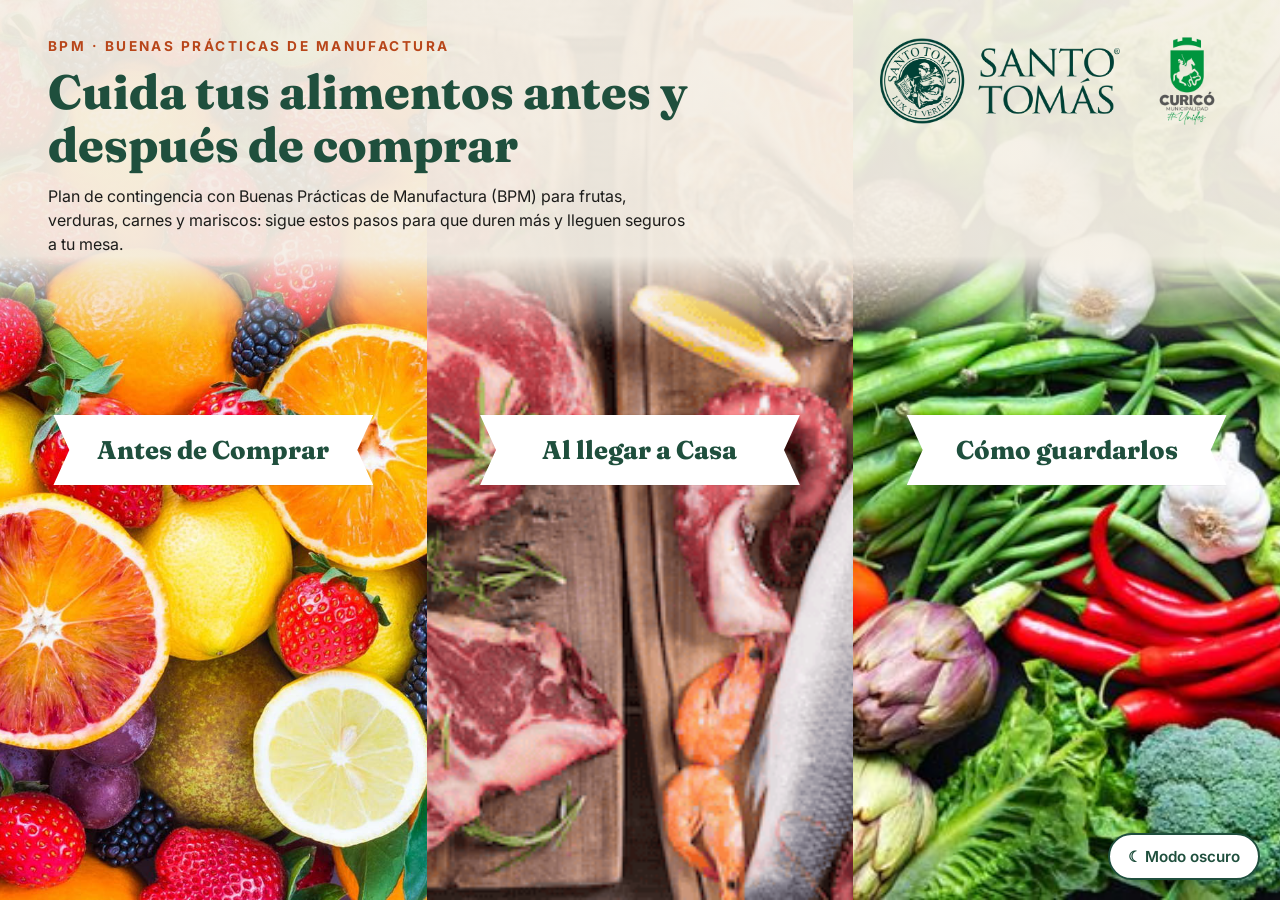
<file: index.html>
<!DOCTYPE html>
<html lang="es">
<head>
<meta charset="utf-8">
<meta name="viewport" content="width=device-width, initial-scale=1">
<link rel="preconnect" href="https://fonts.googleapis.com">
<link rel="preconnect" href="https://fonts.gstatic.com" crossorigin>
<link href="https://fonts.googleapis.com/css2?family=Fraunces:opsz,wght@9..144,700;9..144,800&family=Inter:wght@400;600;700&display=swap" rel="stylesheet">
<style>
:root{
  --fondo:#f5f0e6; --tarjeta:#ffffff; --texto:#1c1c1a; --verde:#1f4f3d;
  --acento:#b8461a; --acento-texto:#ffffff; --bloque:#1f4f3d; --bloque-texto:#ffffff;
  --bloque-acento:#e9b27a; --borde:#1f4f3d; --linea:rgba(255,255,255,.2);
  --velo:rgba(245,240,230,.86); --velo-cab:rgba(245,240,230,.94); --sombra:rgba(20,40,30,.18);
}
:root[data-tema="oscuro"]{
  --fondo:#121815; --tarjeta:#1c2621; --texto:#ece8df; --verde:#8fd1b0;
  --acento:#e0703f; --acento-texto:#121815; --bloque:#0b2a1e; --bloque-texto:#f1ede4;
  --bloque-acento:#e9b27a; --borde:#8fd1b0; --linea:rgba(255,255,255,.18);
  --velo:rgba(14,20,17,.84); --velo-cab:rgba(10,16,13,.92); --sombra:rgba(0,0,0,.45);
}
*{box-sizing:border-box;margin:0}
html{color-scheme:light}
:root[data-tema="oscuro"]{color-scheme:dark}
body{background:var(--fondo);color:var(--texto);font-family:"Inter",system-ui,sans-serif;line-height:1.5;transition:background .25s,color .25s}
h1,h2,h3{font-family:"Fraunces",Georgia,serif;color:var(--verde);line-height:1.1}
.pagina{max-width:1100px;margin:0 auto;padding:clamp(20px,4vw,48px) clamp(16px,4vw,48px) 110px}

/* Encabezado */
.encabezado{display:flex;justify-content:space-between;align-items:flex-start;gap:24px;margin-bottom:36px}
.etiqueta{color:var(--acento);font-weight:700;font-size:.85rem;letter-spacing:.18em;text-transform:uppercase;margin-bottom:10px}
.encabezado h1{font-size:clamp(2rem,5vw,3.6rem);font-weight:800;max-width:14em}
.intro{margin-top:16px;max-width:42em;font-size:1.1rem}
.logo{height:var(--alto-logo,4.5rem);width:auto;max-width:100%;flex-shrink:0}

/* Portada */
.portadas{display:grid;grid-template-columns:repeat(3,1fr);gap:24px}
.portada{display:flex;flex-direction:column;gap:14px}
.portada .foto{display:block;aspect-ratio:4/5;border-radius:20px;overflow:hidden;background:var(--tarjeta);border:2px solid var(--borde)}
.portada img{width:100%;height:100%;object-fit:cover;display:block}
.boton{display:block;text-align:center;text-decoration:none;font-weight:700;font-size:1.1rem;padding:14px 18px;border-radius:14px;background:var(--acento);color:var(--acento-texto);transition:filter .2s}
.boton:hover{filter:brightness(1.1)}
a:focus-visible,button:focus-visible{outline:3px solid var(--bloque-acento);outline-offset:3px}

/* Subpáginas */
.volver{display:inline-block;margin-bottom:24px;color:var(--verde);font-weight:600;text-decoration:none}
.volver:hover{text-decoration:underline}
.tarjeta{background:var(--tarjeta);border-radius:22px;padding:clamp(22px,4vw,40px);max-width:640px}
.tarjeta h2{font-size:clamp(1.8rem,4vw,2.4rem);margin-bottom:24px}
.pasos{list-style:none;padding:0;display:grid;gap:20px}
.pasos li{display:flex;gap:16px;align-items:center;font-size:1.15rem}
.num{flex:0 0 auto;width:38px;height:38px;border-radius:50%;background:var(--acento);color:var(--acento-texto);display:grid;place-items:center;font-weight:700}

.desinfeccion{background:var(--bloque);color:var(--bloque-texto);border-radius:22px;padding:clamp(22px,4vw,40px);margin-top:28px}
.desinfeccion .etiqueta{color:var(--bloque-acento)}
.desinfeccion h2{color:var(--bloque-texto);font-size:clamp(1.8rem,4.5vw,2.8rem);margin-bottom:24px}
.fases{list-style:none;padding:0;display:grid;grid-template-columns:repeat(4,1fr);gap:20px}
.fases .n{display:block;font-family:"Fraunces",Georgia,serif;font-size:2rem;color:var(--bloque-acento);margin-bottom:6px}
.aviso{margin-top:24px;padding-top:18px;border-top:1px solid var(--linea)}

.guardado{display:grid;grid-template-columns:repeat(3,1fr);gap:20px}
.caja{border:2px solid var(--borde);border-radius:20px;padding:24px}
.caja h3{font-size:1.6rem;margin-bottom:10px}

/* Modo oscuro */
.modo{position:fixed;right:20px;bottom:20px;z-index:10;border:2px solid var(--borde);background:var(--tarjeta);color:var(--verde);font:600 .95rem "Inter",sans-serif;padding:12px 18px;border-radius:999px;cursor:pointer}
.modo:hover{filter:brightness(1.08)}

@media (max-width:820px){
  .portadas,.guardado{grid-template-columns:1fr}
  .fases{grid-template-columns:repeat(2,1fr)}
  .portada .foto{aspect-ratio:16/10}
}
@media (prefers-reduced-motion:reduce){*{transition:none!important}}

/* ===== Portada a pantalla completa ===== */
body.inicio{background:var(--fondo)}
.hero{position:relative;min-height:100vh;display:grid;grid-template-columns:repeat(3,1fr)}
.panel{position:relative;display:grid;place-items:center;text-decoration:none;background-color:var(--bloque);background-size:cover;background-position:center;min-height:100vh}
.panel::after{content:"";position:absolute;inset:0;background:rgba(0,0,0,0);transition:background .25s}
.panel:hover::after{background:rgba(0,0,0,.12)}
.panel:focus-visible{outline:4px solid var(--bloque-acento);outline-offset:-8px}
.cinta{position:relative;z-index:1;width:min(78%,320px);text-align:center;padding:16px 34px;font-family:"Fraunces",Georgia,serif;font-weight:800;font-size:clamp(1.15rem,2vw,1.6rem);color:var(--verde);background:var(--tarjeta);clip-path:polygon(0 0,100% 0,calc(100% - 16px) 50%,100% 100%,0 100%,16px 50%);filter:drop-shadow(0 4px 10px rgba(0,0,0,.3))}
.cabecera{--alto-logo:clamp(3.2rem,7.4vw,5.6rem);position:absolute;top:0;left:0;right:0;z-index:2;display:flex;justify-content:space-between;align-items:flex-start;gap:24px;padding:clamp(18px,3vw,36px) clamp(16px,4vw,48px) 90px;background:linear-gradient(to bottom,var(--velo-cab) calc(100% - 90px),transparent 100%);color:var(--texto);pointer-events:none}
.cabecera .etiqueta{color:var(--acento)}
.cabecera h1{color:var(--verde);font-size:clamp(1.7rem,4vw,3rem);font-weight:800;max-width:15em}
.cabecera .intro{font-size:1rem;max-width:40em;margin-top:12px}
.logos{display:flex;gap:18px;align-items:center;flex-shrink:0}
@media (max-width:820px){
  .hero{grid-template-columns:1fr}
  .panel{min-height:34vh}
  .cabecera{position:static;background:var(--fondo);padding-bottom:24px;flex-direction:column}
}
:root[data-tema="oscuro"] .logos{background:#f5f0e6;padding:8px 16px;border-radius:14px}
</style>
<script>try{if(localStorage.getItem("bpm-tema")==="oscuro")document.documentElement.setAttribute("data-tema","oscuro")}catch(e){}</script>
<title>Cuida tus alimentos antes y después de comprar</title>
</head>
<body class="inicio">
<main class="hero">
  <header class="cabecera">
    <div>
      <p class="etiqueta">BPM · Buenas Prácticas de Manufactura</p>
      <h1>Cuida tus alimentos antes y después de comprar</h1>
      <p class="intro">Plan de contingencia con Buenas Prácticas de Manufactura (BPM) para frutas, verduras, carnes y mariscos: sigue estos pasos para que duren más y lleguen seguros a tu mesa.</p>
    </div>
    <div class="logos">
      <img class="logo" src="Imagenes/universidad_logo_png.png" alt="Logo de la universidad">
      <img class="logo" src="Imagenes/municipalidad_logo_png.png" alt="Logo de la municipalidad" onerror="this.remove()">
    </div>
  </header>

  <a class="panel" href="antes-de-comprar.html" style="background-image:url('Imagenes/portada_1_png.png')"><span class="cinta">Antes de Comprar</span></a>
  <a class="panel" href="al-llegar-a-casa.html" style="background-image:url('Imagenes/portada_2_png.png')"><span class="cinta">Al llegar a Casa</span></a>
  <a class="panel" href="como-guardarlos.html" style="background-image:url('Imagenes/portada_3_png.png')"><span class="cinta">Cómo guardarlos</span></a>
</main>
<button class="modo" id="modo" type="button">☾ Modo oscuro</button>
<script>
(function () {
  var raiz = document.documentElement;
  var boton = document.getElementById("modo");
  function aplicar(t) {
    if (t === "oscuro") { raiz.setAttribute("data-tema", "oscuro"); }
    else { raiz.removeAttribute("data-tema"); }
    if (boton) {
      boton.textContent = t === "oscuro" ? "☀ Modo claro" : "☾ Modo oscuro";
      boton.setAttribute("aria-pressed", t === "oscuro");
    }
  }
  var guardado = null;
  try { guardado = localStorage.getItem("bpm-tema"); } catch (e) {}
  aplicar(guardado === "oscuro" ? "oscuro" : "claro");
  if (boton) boton.addEventListener("click", function () {
    var nuevo = raiz.getAttribute("data-tema") === "oscuro" ? "claro" : "oscuro";
    aplicar(nuevo);
    try { localStorage.setItem("bpm-tema", nuevo); } catch (e) {}
  });
})();
</script>
</body>
</html>
</file>
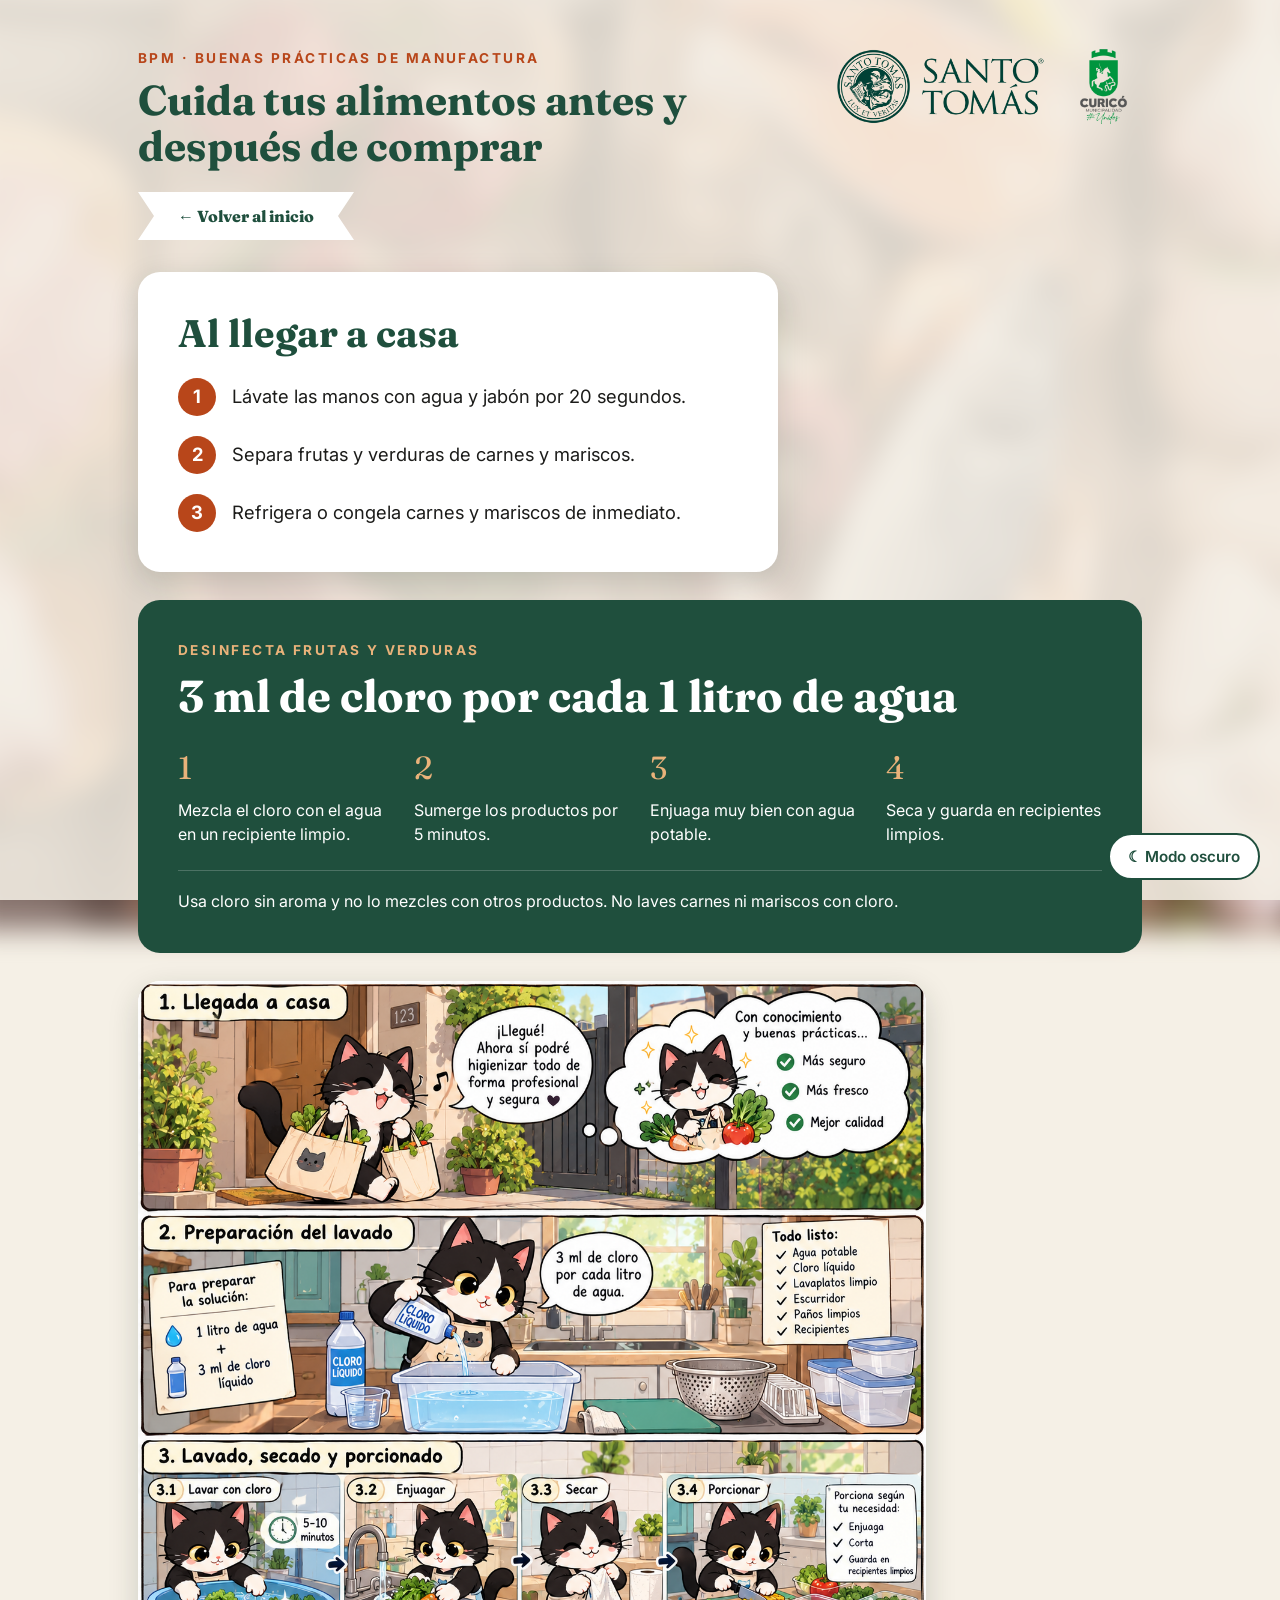
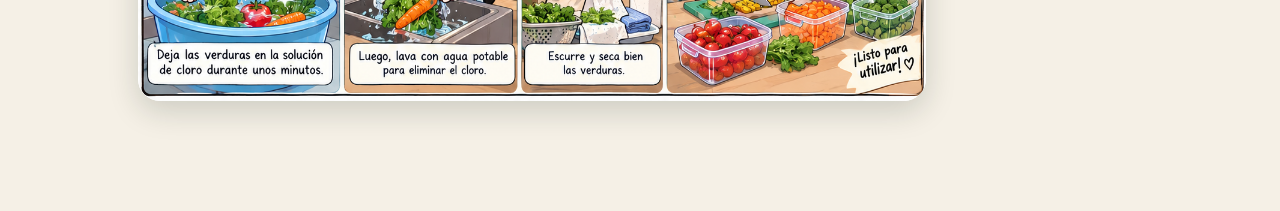
<file: al-llegar-a-casa.html>
<!DOCTYPE html>
<html lang="es">
<head>
<meta charset="utf-8">
<meta name="viewport" content="width=device-width, initial-scale=1">
<link rel="preconnect" href="https://fonts.googleapis.com">
<link rel="preconnect" href="https://fonts.gstatic.com" crossorigin>
<link href="https://fonts.googleapis.com/css2?family=Fraunces:opsz,wght@9..144,700;9..144,800&family=Inter:wght@400;600;700&display=swap" rel="stylesheet">
<style>
:root{
  --fondo:#f5f0e6; --tarjeta:#ffffff; --texto:#1c1c1a; --verde:#1f4f3d;
  --acento:#b8461a; --acento-texto:#ffffff; --bloque:#1f4f3d; --bloque-texto:#ffffff;
  --bloque-acento:#e9b27a; --borde:#1f4f3d; --linea:rgba(255,255,255,.2);
  --velo:rgba(245,240,230,.86); --velo-cab:rgba(245,240,230,.94); --sombra:rgba(20,40,30,.18);
}
:root[data-tema="oscuro"]{
  --fondo:#121815; --tarjeta:#1c2621; --texto:#ece8df; --verde:#8fd1b0;
  --acento:#e0703f; --acento-texto:#121815; --bloque:#0b2a1e; --bloque-texto:#f1ede4;
  --bloque-acento:#e9b27a; --borde:#8fd1b0; --linea:rgba(255,255,255,.18);
  --velo:rgba(14,20,17,.84); --velo-cab:rgba(10,16,13,.92); --sombra:rgba(0,0,0,.45);
}
*{box-sizing:border-box;margin:0}
html{color-scheme:light}
:root[data-tema="oscuro"]{color-scheme:dark}
body{background:var(--fondo);color:var(--texto);font-family:"Inter",system-ui,sans-serif;line-height:1.5;transition:background .25s,color .25s}
h1,h2,h3{font-family:"Fraunces",Georgia,serif;color:var(--verde);line-height:1.1}
.pagina{max-width:1100px;margin:0 auto;padding:clamp(20px,4vw,48px) clamp(16px,4vw,48px) 110px}

/* Encabezado */
.encabezado{display:flex;justify-content:space-between;align-items:flex-start;gap:24px;margin-bottom:36px}
.etiqueta{color:var(--acento);font-weight:700;font-size:.85rem;letter-spacing:.18em;text-transform:uppercase;margin-bottom:10px}
.encabezado h1{font-size:clamp(2rem,5vw,3.6rem);font-weight:800;max-width:14em}
.intro{margin-top:16px;max-width:42em;font-size:1.1rem}
.logo{height:var(--alto-logo,4.5rem);width:auto;max-width:100%;flex-shrink:0}

/* Portada */
.portadas{display:grid;grid-template-columns:repeat(3,1fr);gap:24px}
.portada{display:flex;flex-direction:column;gap:14px}
.portada .foto{display:block;aspect-ratio:4/5;border-radius:20px;overflow:hidden;background:var(--tarjeta);border:2px solid var(--borde)}
.portada img{width:100%;height:100%;object-fit:cover;display:block}
.boton{display:block;text-align:center;text-decoration:none;font-weight:700;font-size:1.1rem;padding:14px 18px;border-radius:14px;background:var(--acento);color:var(--acento-texto);transition:filter .2s}
.boton:hover{filter:brightness(1.1)}
a:focus-visible,button:focus-visible{outline:3px solid var(--bloque-acento);outline-offset:3px}

/* Subpáginas */
.volver{display:inline-block;margin-bottom:24px;color:var(--verde);font-weight:600;text-decoration:none}
.volver:hover{text-decoration:underline}
.tarjeta{background:var(--tarjeta);border-radius:22px;padding:clamp(22px,4vw,40px);max-width:640px}
.tarjeta h2{font-size:clamp(1.8rem,4vw,2.4rem);margin-bottom:24px}
.pasos{list-style:none;padding:0;display:grid;gap:20px}
.pasos li{display:flex;gap:16px;align-items:center;font-size:1.15rem}
.num{flex:0 0 auto;width:38px;height:38px;border-radius:50%;background:var(--acento);color:var(--acento-texto);display:grid;place-items:center;font-weight:700}

.desinfeccion{background:var(--bloque);color:var(--bloque-texto);border-radius:22px;padding:clamp(22px,4vw,40px);margin-top:28px}
.desinfeccion .etiqueta{color:var(--bloque-acento)}
.desinfeccion h2{color:var(--bloque-texto);font-size:clamp(1.8rem,4.5vw,2.8rem);margin-bottom:24px}
.fases{list-style:none;padding:0;display:grid;grid-template-columns:repeat(4,1fr);gap:20px}
.fases .n{display:block;font-family:"Fraunces",Georgia,serif;font-size:2rem;color:var(--bloque-acento);margin-bottom:6px}
.aviso{margin-top:24px;padding-top:18px;border-top:1px solid var(--linea)}

.guardado{display:grid;grid-template-columns:repeat(3,1fr);gap:20px}
.caja{border:2px solid var(--borde);border-radius:20px;padding:24px}
.caja h3{font-size:1.6rem;margin-bottom:10px}

/* Modo oscuro */
.modo{position:fixed;right:20px;bottom:20px;z-index:10;border:2px solid var(--borde);background:var(--tarjeta);color:var(--verde);font:600 .95rem "Inter",sans-serif;padding:12px 18px;border-radius:999px;cursor:pointer}
.modo:hover{filter:brightness(1.08)}

@media (max-width:820px){
  .portadas,.guardado{grid-template-columns:1fr}
  .fases{grid-template-columns:repeat(2,1fr)}
  .portada .foto{aspect-ratio:16/10}
}
@media (prefers-reduced-motion:reduce){*{transition:none!important}}

/* ===== Páginas internas: mismo estilo que la portada ===== */
html{background:var(--fondo)}
body.interna{background:transparent}
body.interna::before{content:"";position:fixed;inset:-30px;z-index:-1;background:var(--foto) center/cover no-repeat;filter:blur(14px)}
body.interna::after{content:"";position:fixed;inset:0;z-index:-1;background:var(--velo)}
.interna .cabecera{--alto-logo:clamp(3rem,6.6vw,4.8rem);position:static;padding:0 0 32px;background:none;pointer-events:auto}
.interna .cabecera h1{font-size:clamp(1.6rem,3.6vw,2.6rem);margin-bottom:22px}
.interna .cabecera{display:flex;justify-content:space-between;align-items:flex-start;gap:24px;color:var(--texto)}
.interna .cabecera h1{color:var(--verde)}
.logos{display:flex;gap:18px;align-items:center;flex-shrink:0}
.cinta{position:relative;z-index:1;text-align:center;font-family:"Fraunces",Georgia,serif;font-weight:800;color:var(--verde);background:var(--tarjeta);clip-path:polygon(0 0,100% 0,calc(100% - 16px) 50%,100% 100%,0 100%,16px 50%);filter:drop-shadow(0 4px 10px rgba(0,0,0,.3))}
a.cinta:focus-visible{outline:3px solid var(--acento);outline-offset:3px}
.cinta-volver{display:inline-block;width:auto;min-width:0;padding:12px 40px;font-size:1rem;text-decoration:none}
.interna .cinta-volver:hover{filter:drop-shadow(0 4px 10px rgba(0,0,0,.3)) brightness(1.06)}
.interna .tarjeta,.interna .tarjeta-ancha{box-shadow:0 10px 30px var(--sombra)}
.tarjeta-ancha{background:var(--tarjeta);border-radius:22px;padding:clamp(22px,4vw,40px)}
.tarjeta-ancha h2{font-size:clamp(1.8rem,4vw,2.4rem);margin-bottom:24px}
@media (max-width:820px){.interna .cabecera{flex-direction:column}}
:root[data-tema="oscuro"] .logos{background:#f5f0e6;padding:8px 16px;border-radius:14px}

/* ===== Foto de historia (se amplía al presionar) ===== */
.historia{margin-top:28px;width:100%;max-width:820px}
.historia-miniatura{display:block;width:fit-content;max-width:100%;padding:0;border:0;border-radius:22px;overflow:hidden;background:var(--tarjeta);cursor:zoom-in;line-height:0;box-shadow:0 10px 30px var(--sombra);transition:filter .2s}
.historia-miniatura:hover{filter:brightness(1.06)}
.historia-miniatura img{display:block;width:auto;height:auto;max-width:100%;max-height:80vh}
.visor{position:fixed;inset:0;z-index:50;display:grid;place-items:center;padding:16px;background:var(--velo-cab);cursor:zoom-out;opacity:0;transition:opacity .2s}
.visor[hidden]{display:none}
.visor.abierto{opacity:1}
.visor button{border:0;padding:0;background:none;cursor:zoom-out;line-height:0}
.visor img{max-width:94vw;max-height:92vh;object-fit:contain;border-radius:16px;box-shadow:0 14px 40px var(--sombra);transform:scale(.92);transition:transform .2s}
.visor.abierto img{transform:scale(1)}
</style>
<script>try{if(localStorage.getItem("bpm-tema")==="oscuro")document.documentElement.setAttribute("data-tema","oscuro")}catch(e){}</script>
<title>Al llegar a casa · BPM</title>
</head>
<body class="interna" style="--foto:url('Imagenes/portada_2_png.png')">
<main class="pagina">
  <header class="cabecera">
    <div>
      <p class="etiqueta">BPM · Buenas Prácticas de Manufactura</p>
      <h1>Cuida tus alimentos antes y después de comprar</h1>
      <a class="cinta cinta-volver" href="index.html">← Volver al inicio</a>
    </div>
    <div class="logos">
      <img class="logo" src="Imagenes/universidad_logo_png.png" alt="Logo de la universidad">
      <img class="logo" src="Imagenes/municipalidad_logo_png.png" alt="Logo de la municipalidad" onerror="this.remove()">
    </div>
  </header>
  <section class="tarjeta">
    <h2>Al llegar a casa</h2>
    <ol class="pasos">
      <li><span class="num">1</span>Lávate las manos con agua y jabón por 20 segundos.</li>
      <li><span class="num">2</span>Separa frutas y verduras de carnes y mariscos.</li>
      <li><span class="num">3</span>Refrigera o congela carnes y mariscos de inmediato.</li>
    </ol>
  </section>

  <section class="desinfeccion">
    <p class="etiqueta">Desinfecta frutas y verduras</p>
    <h2>3 ml de cloro por cada 1 litro de agua</h2>
    <ol class="fases">
      <li><span class="n">1</span>Mezcla el cloro con el agua en un recipiente limpio.</li>
      <li><span class="n">2</span>Sumerge los productos por 5 minutos.</li>
      <li><span class="n">3</span>Enjuaga muy bien con agua potable.</li>
      <li><span class="n">4</span>Seca y guarda en recipientes limpios.</li>
    </ol>
    <p class="aviso">Usa cloro sin aroma y no lo mezcles con otros productos. No laves carnes ni mariscos con cloro.</p>
  </section>
  <section class="historia">
    <button class="historia-miniatura" id="historia-btn" type="button" aria-haspopup="dialog" aria-label="Ampliar foto">
      <img src="Imagenes/historia_pelu_2_png.png" alt="Foto de la sección">
    </button>
  </section>
</main>
<div class="visor" id="visor" role="dialog" aria-modal="true" aria-label="Foto ampliada" hidden>
  <button type="button" aria-label="Reducir foto"><img src="Imagenes/historia_pelu_2_png.png" alt="Foto de la sección ampliada"></button>
</div>
<button class="modo" id="modo" type="button">☾ Modo oscuro</button>
<script>
(function () {
  var raiz = document.documentElement;
  var boton = document.getElementById("modo");
  function aplicar(t) {
    if (t === "oscuro") { raiz.setAttribute("data-tema", "oscuro"); }
    else { raiz.removeAttribute("data-tema"); }
    if (boton) {
      boton.textContent = t === "oscuro" ? "☀ Modo claro" : "☾ Modo oscuro";
      boton.setAttribute("aria-pressed", t === "oscuro");
    }
  }
  var guardado = null;
  try { guardado = localStorage.getItem("bpm-tema"); } catch (e) {}
  aplicar(guardado === "oscuro" ? "oscuro" : "claro");
  if (boton) boton.addEventListener("click", function () {
    var nuevo = raiz.getAttribute("data-tema") === "oscuro" ? "claro" : "oscuro";
    aplicar(nuevo);
    try { localStorage.setItem("bpm-tema", nuevo); } catch (e) {}
  });
})();
</script>
<script>
(function () {
  var mini = document.getElementById("historia-btn");
  var visor = document.getElementById("visor");
  if (!mini || !visor) return;
  function abrir() {
    visor.hidden = false;
    requestAnimationFrame(function () { visor.classList.add("abierto"); });
    document.body.style.overflow = "hidden";
    visor.querySelector("button").focus();
  }
  function cerrar() {
    visor.classList.remove("abierto");
    document.body.style.overflow = "";
    setTimeout(function () { visor.hidden = true; }, 200);
    mini.focus();
  }
  mini.addEventListener("click", abrir);
  visor.addEventListener("click", cerrar);
  document.addEventListener("keydown", function (e) {
    if (e.key === "Escape" && !visor.hidden) cerrar();
  });
})();
</script>
</body>
</html>
</file>
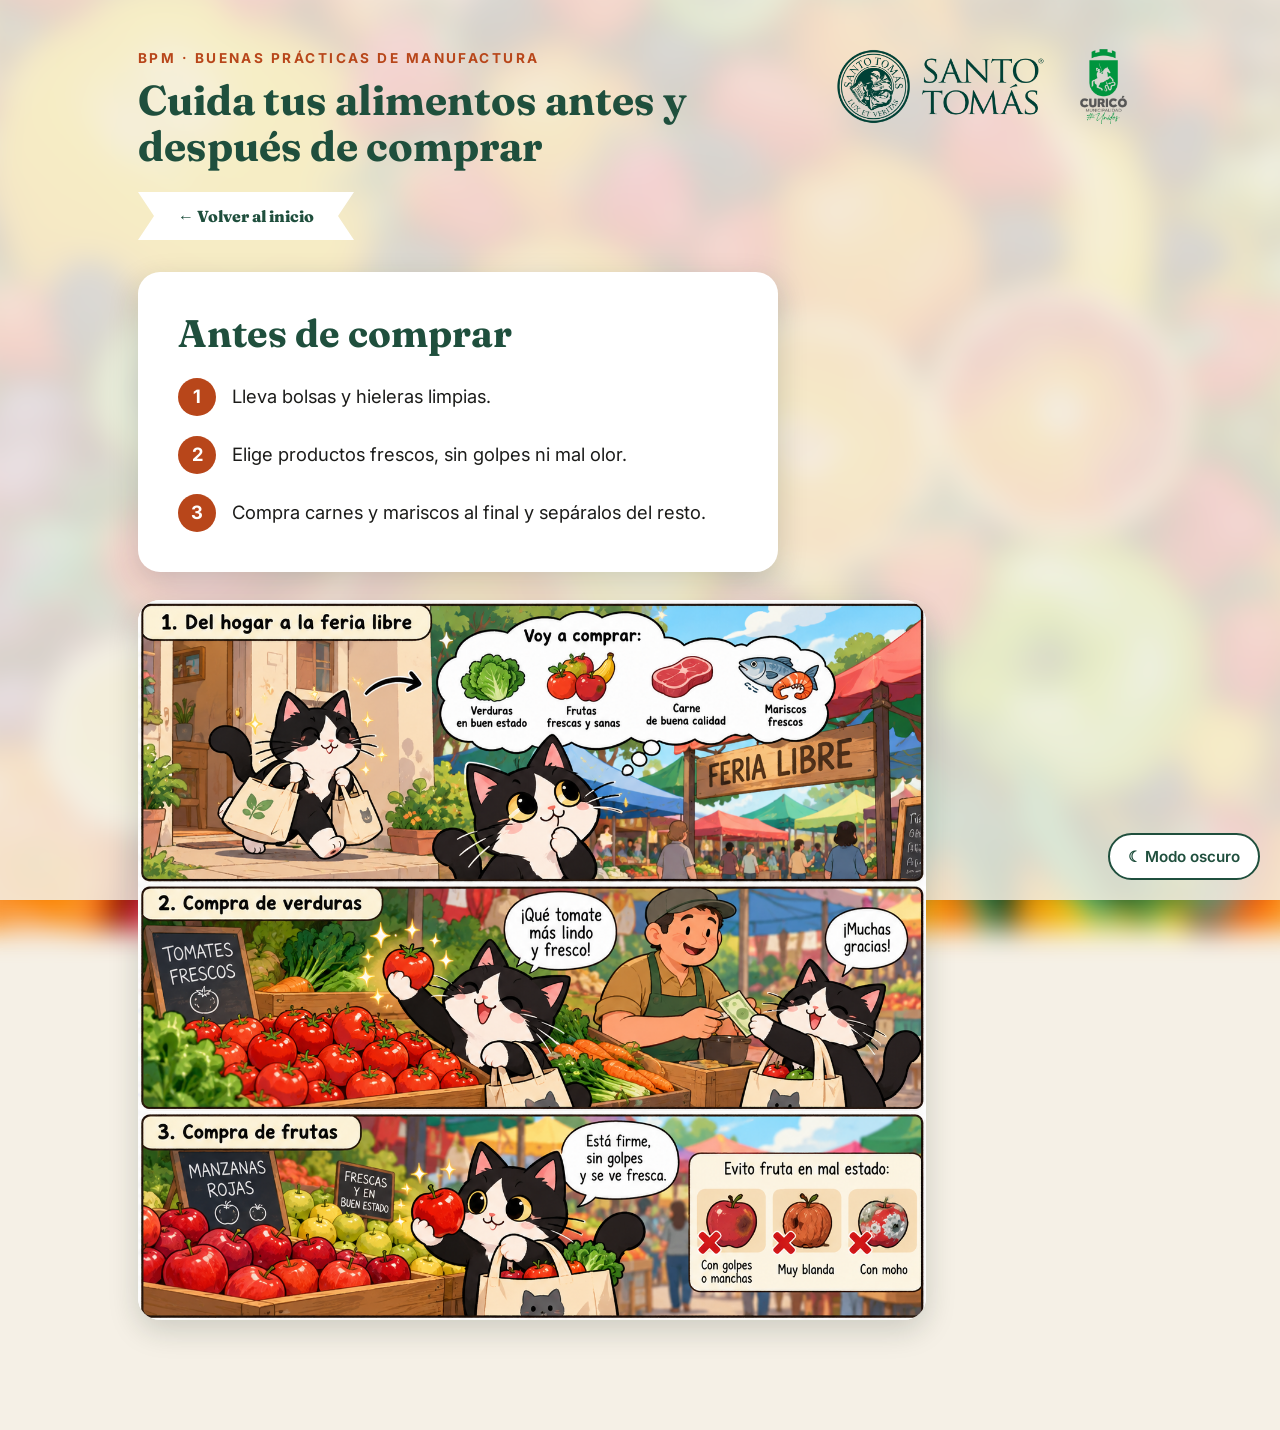
<file: antes-de-comprar.html>
<!DOCTYPE html>
<html lang="es">
<head>
<meta charset="utf-8">
<meta name="viewport" content="width=device-width, initial-scale=1">
<link rel="preconnect" href="https://fonts.googleapis.com">
<link rel="preconnect" href="https://fonts.gstatic.com" crossorigin>
<link href="https://fonts.googleapis.com/css2?family=Fraunces:opsz,wght@9..144,700;9..144,800&family=Inter:wght@400;600;700&display=swap" rel="stylesheet">
<style>
:root{
  --fondo:#f5f0e6; --tarjeta:#ffffff; --texto:#1c1c1a; --verde:#1f4f3d;
  --acento:#b8461a; --acento-texto:#ffffff; --bloque:#1f4f3d; --bloque-texto:#ffffff;
  --bloque-acento:#e9b27a; --borde:#1f4f3d; --linea:rgba(255,255,255,.2);
  --velo:rgba(245,240,230,.86); --velo-cab:rgba(245,240,230,.94); --sombra:rgba(20,40,30,.18);
}
:root[data-tema="oscuro"]{
  --fondo:#121815; --tarjeta:#1c2621; --texto:#ece8df; --verde:#8fd1b0;
  --acento:#e0703f; --acento-texto:#121815; --bloque:#0b2a1e; --bloque-texto:#f1ede4;
  --bloque-acento:#e9b27a; --borde:#8fd1b0; --linea:rgba(255,255,255,.18);
  --velo:rgba(14,20,17,.84); --velo-cab:rgba(10,16,13,.92); --sombra:rgba(0,0,0,.45);
}
*{box-sizing:border-box;margin:0}
html{color-scheme:light}
:root[data-tema="oscuro"]{color-scheme:dark}
body{background:var(--fondo);color:var(--texto);font-family:"Inter",system-ui,sans-serif;line-height:1.5;transition:background .25s,color .25s}
h1,h2,h3{font-family:"Fraunces",Georgia,serif;color:var(--verde);line-height:1.1}
.pagina{max-width:1100px;margin:0 auto;padding:clamp(20px,4vw,48px) clamp(16px,4vw,48px) 110px}

/* Encabezado */
.encabezado{display:flex;justify-content:space-between;align-items:flex-start;gap:24px;margin-bottom:36px}
.etiqueta{color:var(--acento);font-weight:700;font-size:.85rem;letter-spacing:.18em;text-transform:uppercase;margin-bottom:10px}
.encabezado h1{font-size:clamp(2rem,5vw,3.6rem);font-weight:800;max-width:14em}
.intro{margin-top:16px;max-width:42em;font-size:1.1rem}
.logo{height:var(--alto-logo,4.5rem);width:auto;max-width:100%;flex-shrink:0}

/* Portada */
.portadas{display:grid;grid-template-columns:repeat(3,1fr);gap:24px}
.portada{display:flex;flex-direction:column;gap:14px}
.portada .foto{display:block;aspect-ratio:4/5;border-radius:20px;overflow:hidden;background:var(--tarjeta);border:2px solid var(--borde)}
.portada img{width:100%;height:100%;object-fit:cover;display:block}
.boton{display:block;text-align:center;text-decoration:none;font-weight:700;font-size:1.1rem;padding:14px 18px;border-radius:14px;background:var(--acento);color:var(--acento-texto);transition:filter .2s}
.boton:hover{filter:brightness(1.1)}
a:focus-visible,button:focus-visible{outline:3px solid var(--bloque-acento);outline-offset:3px}

/* Subpáginas */
.volver{display:inline-block;margin-bottom:24px;color:var(--verde);font-weight:600;text-decoration:none}
.volver:hover{text-decoration:underline}
.tarjeta{background:var(--tarjeta);border-radius:22px;padding:clamp(22px,4vw,40px);max-width:640px}
.tarjeta h2{font-size:clamp(1.8rem,4vw,2.4rem);margin-bottom:24px}
.pasos{list-style:none;padding:0;display:grid;gap:20px}
.pasos li{display:flex;gap:16px;align-items:center;font-size:1.15rem}
.num{flex:0 0 auto;width:38px;height:38px;border-radius:50%;background:var(--acento);color:var(--acento-texto);display:grid;place-items:center;font-weight:700}

.desinfeccion{background:var(--bloque);color:var(--bloque-texto);border-radius:22px;padding:clamp(22px,4vw,40px);margin-top:28px}
.desinfeccion .etiqueta{color:var(--bloque-acento)}
.desinfeccion h2{color:var(--bloque-texto);font-size:clamp(1.8rem,4.5vw,2.8rem);margin-bottom:24px}
.fases{list-style:none;padding:0;display:grid;grid-template-columns:repeat(4,1fr);gap:20px}
.fases .n{display:block;font-family:"Fraunces",Georgia,serif;font-size:2rem;color:var(--bloque-acento);margin-bottom:6px}
.aviso{margin-top:24px;padding-top:18px;border-top:1px solid var(--linea)}

.guardado{display:grid;grid-template-columns:repeat(3,1fr);gap:20px}
.caja{border:2px solid var(--borde);border-radius:20px;padding:24px}
.caja h3{font-size:1.6rem;margin-bottom:10px}

/* Modo oscuro */
.modo{position:fixed;right:20px;bottom:20px;z-index:10;border:2px solid var(--borde);background:var(--tarjeta);color:var(--verde);font:600 .95rem "Inter",sans-serif;padding:12px 18px;border-radius:999px;cursor:pointer}
.modo:hover{filter:brightness(1.08)}

@media (max-width:820px){
  .portadas,.guardado{grid-template-columns:1fr}
  .fases{grid-template-columns:repeat(2,1fr)}
  .portada .foto{aspect-ratio:16/10}
}
@media (prefers-reduced-motion:reduce){*{transition:none!important}}

/* ===== Páginas internas: mismo estilo que la portada ===== */
html{background:var(--fondo)}
body.interna{background:transparent}
body.interna::before{content:"";position:fixed;inset:-30px;z-index:-1;background:var(--foto) center/cover no-repeat;filter:blur(14px)}
body.interna::after{content:"";position:fixed;inset:0;z-index:-1;background:var(--velo)}
.interna .cabecera{--alto-logo:clamp(3rem,6.6vw,4.8rem);position:static;padding:0 0 32px;background:none;pointer-events:auto}
.interna .cabecera h1{font-size:clamp(1.6rem,3.6vw,2.6rem);margin-bottom:22px}
.interna .cabecera{display:flex;justify-content:space-between;align-items:flex-start;gap:24px;color:var(--texto)}
.interna .cabecera h1{color:var(--verde)}
.logos{display:flex;gap:18px;align-items:center;flex-shrink:0}
.cinta{position:relative;z-index:1;text-align:center;font-family:"Fraunces",Georgia,serif;font-weight:800;color:var(--verde);background:var(--tarjeta);clip-path:polygon(0 0,100% 0,calc(100% - 16px) 50%,100% 100%,0 100%,16px 50%);filter:drop-shadow(0 4px 10px rgba(0,0,0,.3))}
a.cinta:focus-visible{outline:3px solid var(--acento);outline-offset:3px}
.cinta-volver{display:inline-block;width:auto;min-width:0;padding:12px 40px;font-size:1rem;text-decoration:none}
.interna .cinta-volver:hover{filter:drop-shadow(0 4px 10px rgba(0,0,0,.3)) brightness(1.06)}
.interna .tarjeta,.interna .tarjeta-ancha{box-shadow:0 10px 30px var(--sombra)}
.tarjeta-ancha{background:var(--tarjeta);border-radius:22px;padding:clamp(22px,4vw,40px)}
.tarjeta-ancha h2{font-size:clamp(1.8rem,4vw,2.4rem);margin-bottom:24px}
@media (max-width:820px){.interna .cabecera{flex-direction:column}}
:root[data-tema="oscuro"] .logos{background:#f5f0e6;padding:8px 16px;border-radius:14px}

/* ===== Foto de historia (se amplía al presionar) ===== */
.historia{margin-top:28px;width:100%;max-width:820px}
.historia-miniatura{display:block;width:fit-content;max-width:100%;padding:0;border:0;border-radius:22px;overflow:hidden;background:var(--tarjeta);cursor:zoom-in;line-height:0;box-shadow:0 10px 30px var(--sombra);transition:filter .2s}
.historia-miniatura:hover{filter:brightness(1.06)}
.historia-miniatura img{display:block;width:auto;height:auto;max-width:100%;max-height:80vh}
.visor{position:fixed;inset:0;z-index:50;display:grid;place-items:center;padding:16px;background:var(--velo-cab);cursor:zoom-out;opacity:0;transition:opacity .2s}
.visor[hidden]{display:none}
.visor.abierto{opacity:1}
.visor button{border:0;padding:0;background:none;cursor:zoom-out;line-height:0}
.visor img{max-width:94vw;max-height:92vh;object-fit:contain;border-radius:16px;box-shadow:0 14px 40px var(--sombra);transform:scale(.92);transition:transform .2s}
.visor.abierto img{transform:scale(1)}
</style>
<script>try{if(localStorage.getItem("bpm-tema")==="oscuro")document.documentElement.setAttribute("data-tema","oscuro")}catch(e){}</script>
<title>Antes de comprar · BPM</title>
</head>
<body class="interna" style="--foto:url('Imagenes/portada_1_png.png')">
<main class="pagina">
  <header class="cabecera">
    <div>
      <p class="etiqueta">BPM · Buenas Prácticas de Manufactura</p>
      <h1>Cuida tus alimentos antes y después de comprar</h1>
      <a class="cinta cinta-volver" href="index.html">← Volver al inicio</a>
    </div>
    <div class="logos">
      <img class="logo" src="Imagenes/universidad_logo_png.png" alt="Logo de la universidad">
      <img class="logo" src="Imagenes/municipalidad_logo_png.png" alt="Logo de la municipalidad" onerror="this.remove()">
    </div>
  </header>
  <section class="tarjeta">
    <h2>Antes de comprar</h2>
    <ol class="pasos">
      <li><span class="num">1</span>Lleva bolsas y hieleras limpias.</li>
      <li><span class="num">2</span>Elige productos frescos, sin golpes ni mal olor.</li>
      <li><span class="num">3</span>Compra carnes y mariscos al final y sepáralos del resto.</li>
    </ol>
  </section>
  <section class="historia">
    <button class="historia-miniatura" id="historia-btn" type="button" aria-haspopup="dialog" aria-label="Ampliar foto">
      <img src="Imagenes/historia_pelu_1_png.png" alt="Foto de la sección">
    </button>
  </section>
</main>
<div class="visor" id="visor" role="dialog" aria-modal="true" aria-label="Foto ampliada" hidden>
  <button type="button" aria-label="Reducir foto"><img src="Imagenes/historia_pelu_1_png.png" alt="Foto de la sección ampliada"></button>
</div>
<button class="modo" id="modo" type="button">☾ Modo oscuro</button>
<script>
(function () {
  var raiz = document.documentElement;
  var boton = document.getElementById("modo");
  function aplicar(t) {
    if (t === "oscuro") { raiz.setAttribute("data-tema", "oscuro"); }
    else { raiz.removeAttribute("data-tema"); }
    if (boton) {
      boton.textContent = t === "oscuro" ? "☀ Modo claro" : "☾ Modo oscuro";
      boton.setAttribute("aria-pressed", t === "oscuro");
    }
  }
  var guardado = null;
  try { guardado = localStorage.getItem("bpm-tema"); } catch (e) {}
  aplicar(guardado === "oscuro" ? "oscuro" : "claro");
  if (boton) boton.addEventListener("click", function () {
    var nuevo = raiz.getAttribute("data-tema") === "oscuro" ? "claro" : "oscuro";
    aplicar(nuevo);
    try { localStorage.setItem("bpm-tema", nuevo); } catch (e) {}
  });
})();
</script>
<script>
(function () {
  var mini = document.getElementById("historia-btn");
  var visor = document.getElementById("visor");
  if (!mini || !visor) return;
  function abrir() {
    visor.hidden = false;
    requestAnimationFrame(function () { visor.classList.add("abierto"); });
    document.body.style.overflow = "hidden";
    visor.querySelector("button").focus();
  }
  function cerrar() {
    visor.classList.remove("abierto");
    document.body.style.overflow = "";
    setTimeout(function () { visor.hidden = true; }, 200);
    mini.focus();
  }
  mini.addEventListener("click", abrir);
  visor.addEventListener("click", cerrar);
  document.addEventListener("keydown", function (e) {
    if (e.key === "Escape" && !visor.hidden) cerrar();
  });
})();
</script>
</body>
</html>
</file>
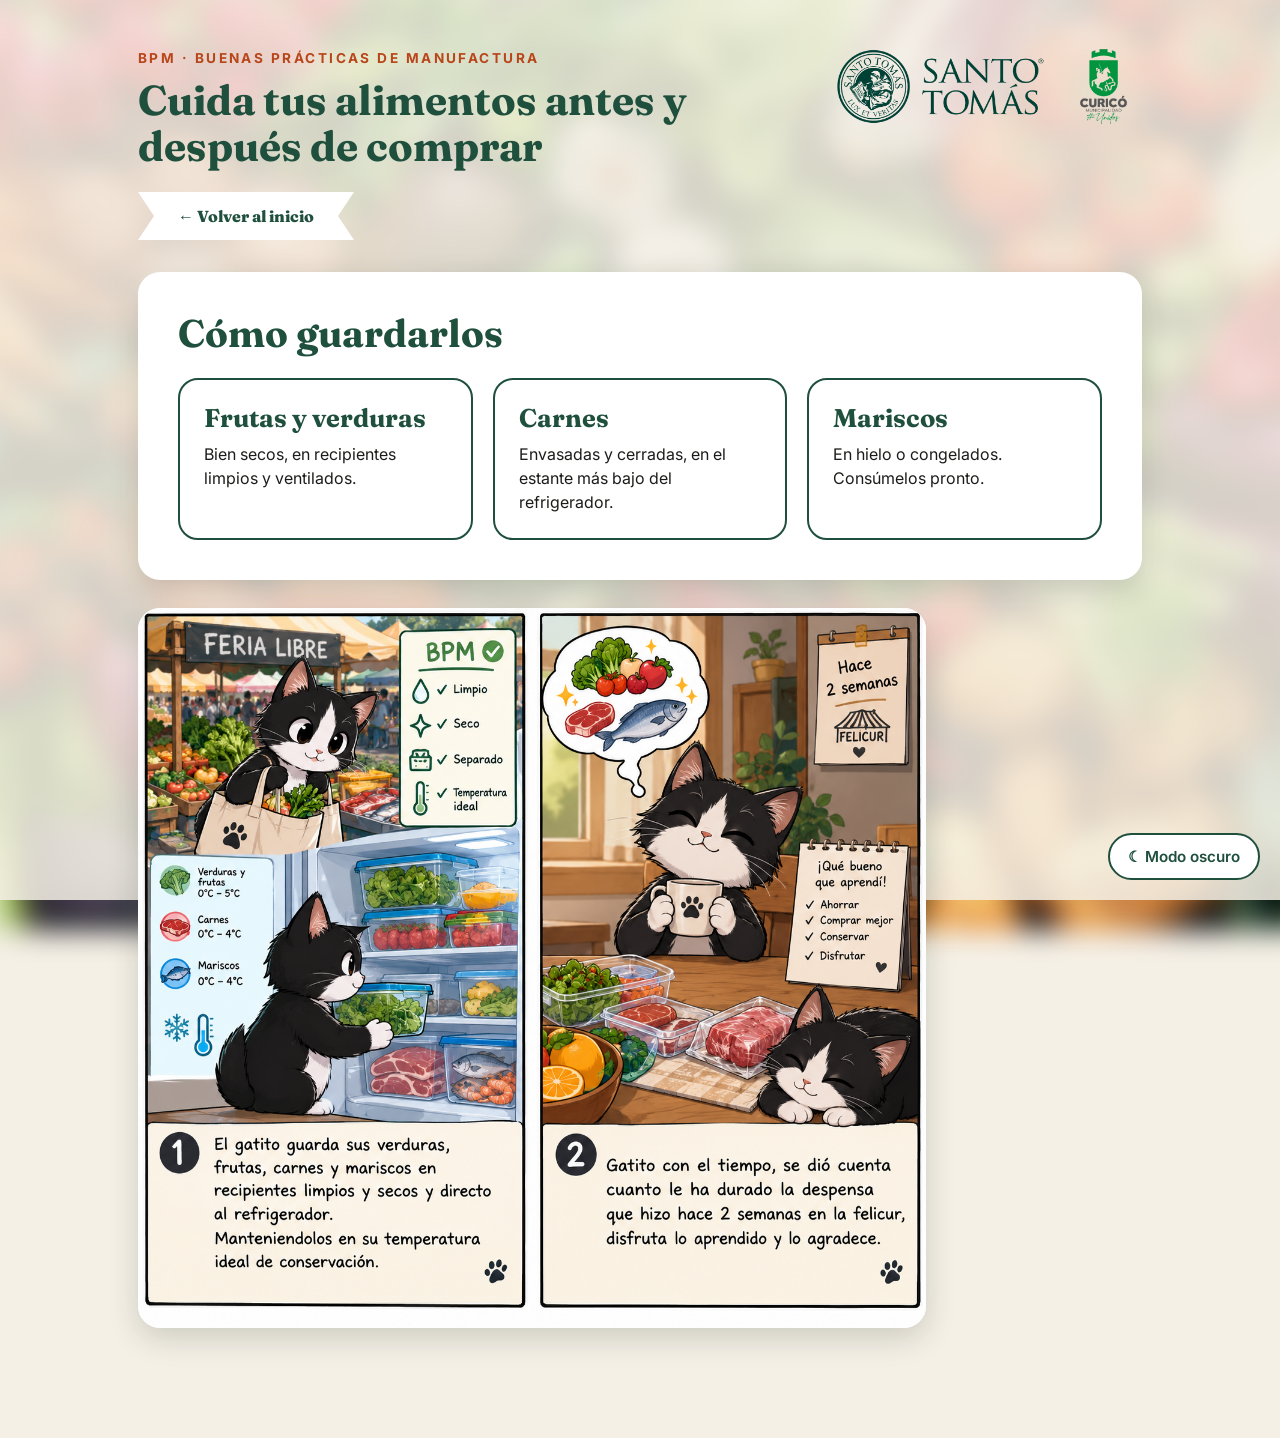
<file: como-guardarlos.html>
<!DOCTYPE html>
<html lang="es">
<head>
<meta charset="utf-8">
<meta name="viewport" content="width=device-width, initial-scale=1">
<link rel="preconnect" href="https://fonts.googleapis.com">
<link rel="preconnect" href="https://fonts.gstatic.com" crossorigin>
<link href="https://fonts.googleapis.com/css2?family=Fraunces:opsz,wght@9..144,700;9..144,800&family=Inter:wght@400;600;700&display=swap" rel="stylesheet">
<style>
:root{
  --fondo:#f5f0e6; --tarjeta:#ffffff; --texto:#1c1c1a; --verde:#1f4f3d;
  --acento:#b8461a; --acento-texto:#ffffff; --bloque:#1f4f3d; --bloque-texto:#ffffff;
  --bloque-acento:#e9b27a; --borde:#1f4f3d; --linea:rgba(255,255,255,.2);
  --velo:rgba(245,240,230,.86); --velo-cab:rgba(245,240,230,.94); --sombra:rgba(20,40,30,.18);
}
:root[data-tema="oscuro"]{
  --fondo:#121815; --tarjeta:#1c2621; --texto:#ece8df; --verde:#8fd1b0;
  --acento:#e0703f; --acento-texto:#121815; --bloque:#0b2a1e; --bloque-texto:#f1ede4;
  --bloque-acento:#e9b27a; --borde:#8fd1b0; --linea:rgba(255,255,255,.18);
  --velo:rgba(14,20,17,.84); --velo-cab:rgba(10,16,13,.92); --sombra:rgba(0,0,0,.45);
}
*{box-sizing:border-box;margin:0}
html{color-scheme:light}
:root[data-tema="oscuro"]{color-scheme:dark}
body{background:var(--fondo);color:var(--texto);font-family:"Inter",system-ui,sans-serif;line-height:1.5;transition:background .25s,color .25s}
h1,h2,h3{font-family:"Fraunces",Georgia,serif;color:var(--verde);line-height:1.1}
.pagina{max-width:1100px;margin:0 auto;padding:clamp(20px,4vw,48px) clamp(16px,4vw,48px) 110px}

/* Encabezado */
.encabezado{display:flex;justify-content:space-between;align-items:flex-start;gap:24px;margin-bottom:36px}
.etiqueta{color:var(--acento);font-weight:700;font-size:.85rem;letter-spacing:.18em;text-transform:uppercase;margin-bottom:10px}
.encabezado h1{font-size:clamp(2rem,5vw,3.6rem);font-weight:800;max-width:14em}
.intro{margin-top:16px;max-width:42em;font-size:1.1rem}
.logo{height:var(--alto-logo,4.5rem);width:auto;max-width:100%;flex-shrink:0}

/* Portada */
.portadas{display:grid;grid-template-columns:repeat(3,1fr);gap:24px}
.portada{display:flex;flex-direction:column;gap:14px}
.portada .foto{display:block;aspect-ratio:4/5;border-radius:20px;overflow:hidden;background:var(--tarjeta);border:2px solid var(--borde)}
.portada img{width:100%;height:100%;object-fit:cover;display:block}
.boton{display:block;text-align:center;text-decoration:none;font-weight:700;font-size:1.1rem;padding:14px 18px;border-radius:14px;background:var(--acento);color:var(--acento-texto);transition:filter .2s}
.boton:hover{filter:brightness(1.1)}
a:focus-visible,button:focus-visible{outline:3px solid var(--bloque-acento);outline-offset:3px}

/* Subpáginas */
.volver{display:inline-block;margin-bottom:24px;color:var(--verde);font-weight:600;text-decoration:none}
.volver:hover{text-decoration:underline}
.tarjeta{background:var(--tarjeta);border-radius:22px;padding:clamp(22px,4vw,40px);max-width:640px}
.tarjeta h2{font-size:clamp(1.8rem,4vw,2.4rem);margin-bottom:24px}
.pasos{list-style:none;padding:0;display:grid;gap:20px}
.pasos li{display:flex;gap:16px;align-items:center;font-size:1.15rem}
.num{flex:0 0 auto;width:38px;height:38px;border-radius:50%;background:var(--acento);color:var(--acento-texto);display:grid;place-items:center;font-weight:700}

.desinfeccion{background:var(--bloque);color:var(--bloque-texto);border-radius:22px;padding:clamp(22px,4vw,40px);margin-top:28px}
.desinfeccion .etiqueta{color:var(--bloque-acento)}
.desinfeccion h2{color:var(--bloque-texto);font-size:clamp(1.8rem,4.5vw,2.8rem);margin-bottom:24px}
.fases{list-style:none;padding:0;display:grid;grid-template-columns:repeat(4,1fr);gap:20px}
.fases .n{display:block;font-family:"Fraunces",Georgia,serif;font-size:2rem;color:var(--bloque-acento);margin-bottom:6px}
.aviso{margin-top:24px;padding-top:18px;border-top:1px solid var(--linea)}

.guardado{display:grid;grid-template-columns:repeat(3,1fr);gap:20px}
.caja{border:2px solid var(--borde);border-radius:20px;padding:24px}
.caja h3{font-size:1.6rem;margin-bottom:10px}

/* Modo oscuro */
.modo{position:fixed;right:20px;bottom:20px;z-index:10;border:2px solid var(--borde);background:var(--tarjeta);color:var(--verde);font:600 .95rem "Inter",sans-serif;padding:12px 18px;border-radius:999px;cursor:pointer}
.modo:hover{filter:brightness(1.08)}

@media (max-width:820px){
  .portadas,.guardado{grid-template-columns:1fr}
  .fases{grid-template-columns:repeat(2,1fr)}
  .portada .foto{aspect-ratio:16/10}
}
@media (prefers-reduced-motion:reduce){*{transition:none!important}}

/* ===== Páginas internas: mismo estilo que la portada ===== */
html{background:var(--fondo)}
body.interna{background:transparent}
body.interna::before{content:"";position:fixed;inset:-30px;z-index:-1;background:var(--foto) center/cover no-repeat;filter:blur(14px)}
body.interna::after{content:"";position:fixed;inset:0;z-index:-1;background:var(--velo)}
.interna .cabecera{--alto-logo:clamp(3rem,6.6vw,4.8rem);position:static;padding:0 0 32px;background:none;pointer-events:auto}
.interna .cabecera h1{font-size:clamp(1.6rem,3.6vw,2.6rem);margin-bottom:22px}
.interna .cabecera{display:flex;justify-content:space-between;align-items:flex-start;gap:24px;color:var(--texto)}
.interna .cabecera h1{color:var(--verde)}
.logos{display:flex;gap:18px;align-items:center;flex-shrink:0}
.cinta{position:relative;z-index:1;text-align:center;font-family:"Fraunces",Georgia,serif;font-weight:800;color:var(--verde);background:var(--tarjeta);clip-path:polygon(0 0,100% 0,calc(100% - 16px) 50%,100% 100%,0 100%,16px 50%);filter:drop-shadow(0 4px 10px rgba(0,0,0,.3))}
a.cinta:focus-visible{outline:3px solid var(--acento);outline-offset:3px}
.cinta-volver{display:inline-block;width:auto;min-width:0;padding:12px 40px;font-size:1rem;text-decoration:none}
.interna .cinta-volver:hover{filter:drop-shadow(0 4px 10px rgba(0,0,0,.3)) brightness(1.06)}
.interna .tarjeta,.interna .tarjeta-ancha{box-shadow:0 10px 30px var(--sombra)}
.tarjeta-ancha{background:var(--tarjeta);border-radius:22px;padding:clamp(22px,4vw,40px)}
.tarjeta-ancha h2{font-size:clamp(1.8rem,4vw,2.4rem);margin-bottom:24px}
@media (max-width:820px){.interna .cabecera{flex-direction:column}}
:root[data-tema="oscuro"] .logos{background:#f5f0e6;padding:8px 16px;border-radius:14px}

/* ===== Foto de historia (se amplía al presionar) ===== */
.historia{margin-top:28px;width:100%;max-width:820px}
.historia-miniatura{display:block;width:fit-content;max-width:100%;padding:0;border:0;border-radius:22px;overflow:hidden;background:var(--tarjeta);cursor:zoom-in;line-height:0;box-shadow:0 10px 30px var(--sombra);transition:filter .2s}
.historia-miniatura:hover{filter:brightness(1.06)}
.historia-miniatura img{display:block;width:auto;height:auto;max-width:100%;max-height:80vh}
.visor{position:fixed;inset:0;z-index:50;display:grid;place-items:center;padding:16px;background:var(--velo-cab);cursor:zoom-out;opacity:0;transition:opacity .2s}
.visor[hidden]{display:none}
.visor.abierto{opacity:1}
.visor button{border:0;padding:0;background:none;cursor:zoom-out;line-height:0}
.visor img{max-width:94vw;max-height:92vh;object-fit:contain;border-radius:16px;box-shadow:0 14px 40px var(--sombra);transform:scale(.92);transition:transform .2s}
.visor.abierto img{transform:scale(1)}
</style>
<script>try{if(localStorage.getItem("bpm-tema")==="oscuro")document.documentElement.setAttribute("data-tema","oscuro")}catch(e){}</script>
<title>Cómo guardarlos · BPM</title>
</head>
<body class="interna" style="--foto:url('Imagenes/portada_3_png.png')">
<main class="pagina">
  <header class="cabecera">
    <div>
      <p class="etiqueta">BPM · Buenas Prácticas de Manufactura</p>
      <h1>Cuida tus alimentos antes y después de comprar</h1>
      <a class="cinta cinta-volver" href="index.html">← Volver al inicio</a>
    </div>
    <div class="logos">
      <img class="logo" src="Imagenes/universidad_logo_png.png" alt="Logo de la universidad">
      <img class="logo" src="Imagenes/municipalidad_logo_png.png" alt="Logo de la municipalidad" onerror="this.remove()">
    </div>
  </header>
  <section class="tarjeta-ancha">
    <h2>Cómo guardarlos</h2>
    <div class="guardado">
    <article class="caja"><h3>Frutas y verduras</h3><p>Bien secos, en recipientes limpios y ventilados.</p></article>
    <article class="caja"><h3>Carnes</h3><p>Envasadas y cerradas, en el estante más bajo del refrigerador.</p></article>
    <article class="caja"><h3>Mariscos</h3><p>En hielo o congelados. Consúmelos pronto.</p></article>
  </div>
  </section>
  <section class="historia">
    <button class="historia-miniatura" id="historia-btn" type="button" aria-haspopup="dialog" aria-label="Ampliar foto">
      <img src="Imagenes/historia_pelu_3_png.png" alt="Foto de la sección">
    </button>
  </section>
</main>
<div class="visor" id="visor" role="dialog" aria-modal="true" aria-label="Foto ampliada" hidden>
  <button type="button" aria-label="Reducir foto"><img src="Imagenes/historia_pelu_3_png.png" alt="Foto de la sección ampliada"></button>
</div>
<button class="modo" id="modo" type="button">☾ Modo oscuro</button>
<script>
(function () {
  var raiz = document.documentElement;
  var boton = document.getElementById("modo");
  function aplicar(t) {
    if (t === "oscuro") { raiz.setAttribute("data-tema", "oscuro"); }
    else { raiz.removeAttribute("data-tema"); }
    if (boton) {
      boton.textContent = t === "oscuro" ? "☀ Modo claro" : "☾ Modo oscuro";
      boton.setAttribute("aria-pressed", t === "oscuro");
    }
  }
  var guardado = null;
  try { guardado = localStorage.getItem("bpm-tema"); } catch (e) {}
  aplicar(guardado === "oscuro" ? "oscuro" : "claro");
  if (boton) boton.addEventListener("click", function () {
    var nuevo = raiz.getAttribute("data-tema") === "oscuro" ? "claro" : "oscuro";
    aplicar(nuevo);
    try { localStorage.setItem("bpm-tema", nuevo); } catch (e) {}
  });
})();
</script>
<script>
(function () {
  var mini = document.getElementById("historia-btn");
  var visor = document.getElementById("visor");
  if (!mini || !visor) return;
  function abrir() {
    visor.hidden = false;
    requestAnimationFrame(function () { visor.classList.add("abierto"); });
    document.body.style.overflow = "hidden";
    visor.querySelector("button").focus();
  }
  function cerrar() {
    visor.classList.remove("abierto");
    document.body.style.overflow = "";
    setTimeout(function () { visor.hidden = true; }, 200);
    mini.focus();
  }
  mini.addEventListener("click", abrir);
  visor.addEventListener("click", cerrar);
  document.addEventListener("keydown", function (e) {
    if (e.key === "Escape" && !visor.hidden) cerrar();
  });
})();
</script>
</body>
</html>
</file>
